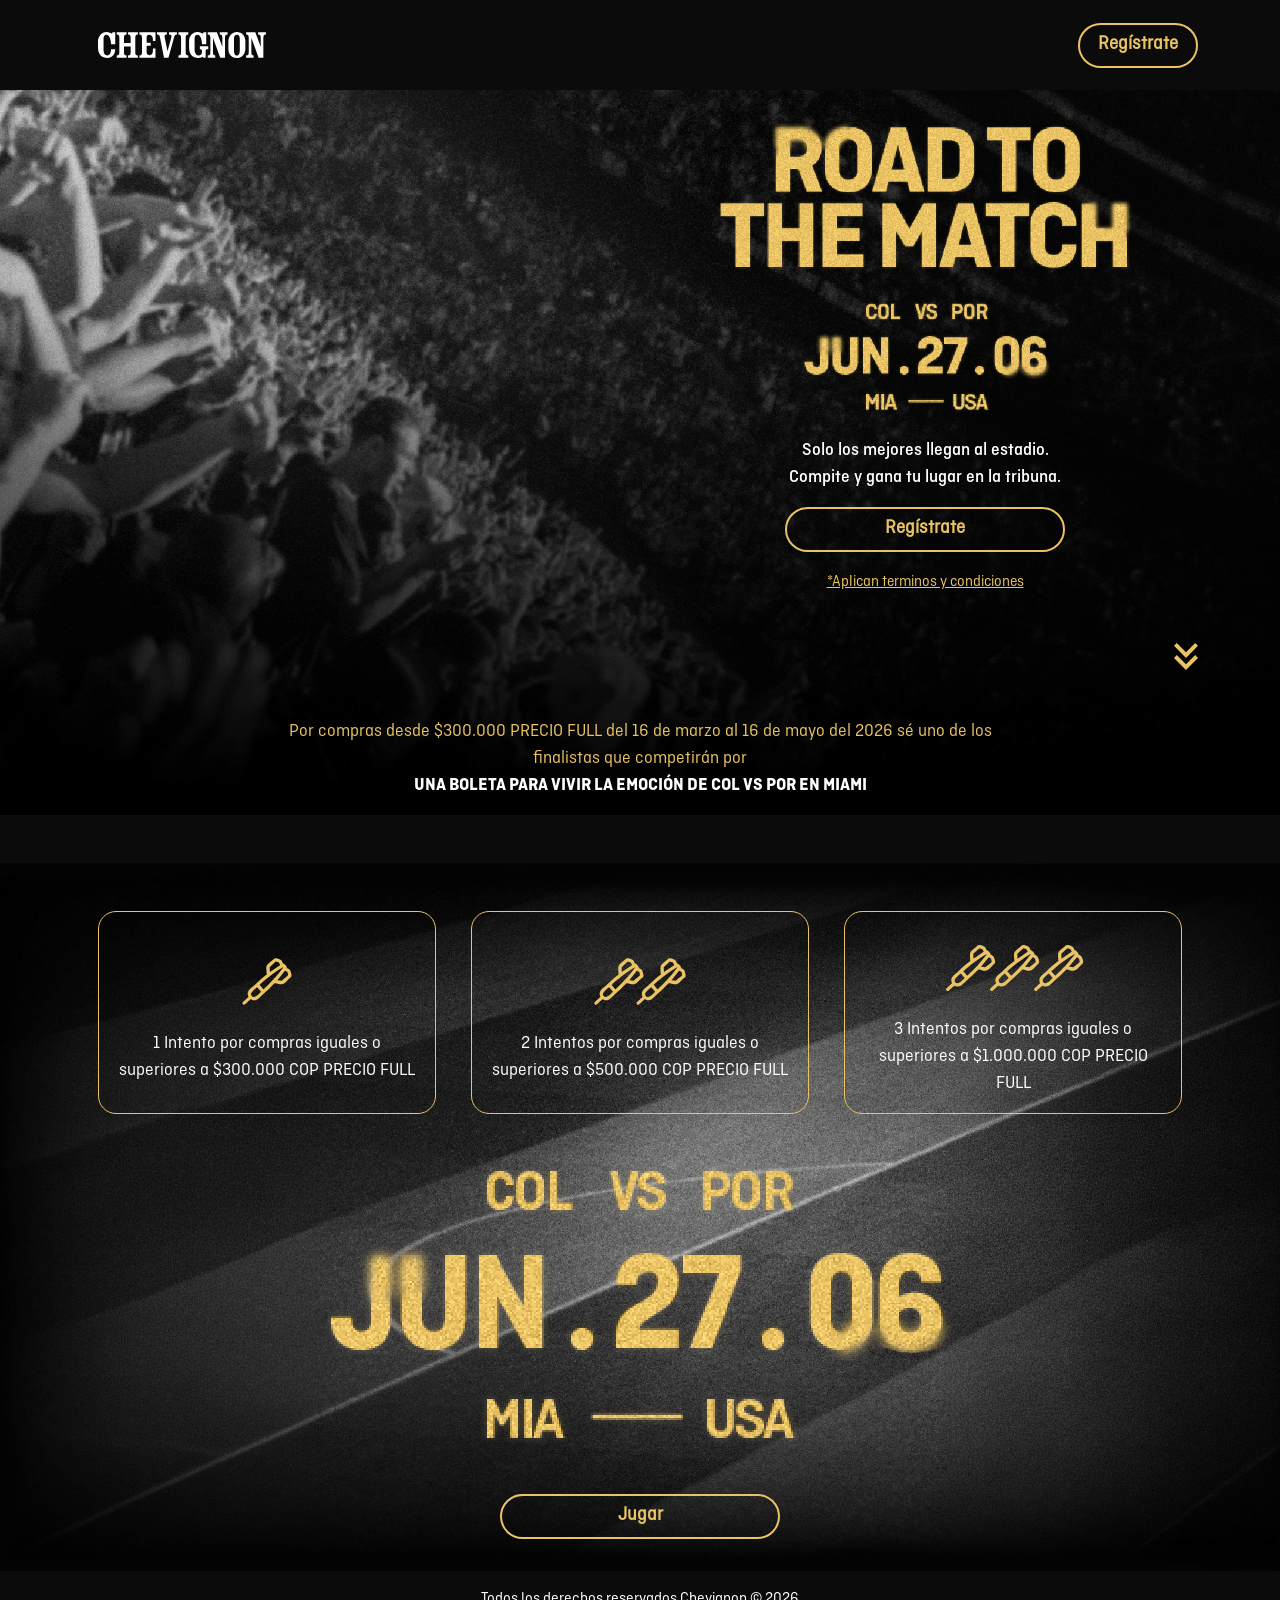
<file: index.html>
<!DOCTYPE html>
<html lang="es">

<head>
  <meta charset="UTF-8">
  <meta name="viewport" content="width=device-width, initial-scale=1">
  <title>Chevignon Game</title>
  <!-- Bootstrap 5 -->
  <link href="https://cdn.jsdelivr.net/npm/bootstrap@5.3.3/dist/css/bootstrap.min.css" rel="stylesheet">
  <link rel="stylesheet" href="./css/style.css">
  <link rel="shortcut icon" href="./src/Favicon.png" type="image/png">
</head>

<body>

  <!-- HEADER -->
  <header class="brand-container d-flex justify-content-between align-items-center p-3">
    <nav class="container justify-content-between align-items-center d-flex">
      <img class="brand mx-auto mx-md-0" src="./src/CH-brand.svg" alt="Chevignon">
      <a href="./pages/form.html" class="btn btn-custom d-none d-md-block">Regístrate</a>
    </nav>
  </header>

  <!-- HERO -->
  <section class="hero">
    <div class="container">
      <div class="row">
        <div class="col-md-6">
          <!-- espacio vacio -->
        </div>
        <div class="col-12 col-md-6">
          <img class="title-target" src="./src/game-title.png" alt="match">
          <p class="text-center medium">Solo los mejores llegan al estadio.<br>
            Compite y gana tu lugar en la tribuna.</p>
          <a href="./pages/form.html" class="btn btn-custom mx-auto d-block">Regístrate</a>
          <a class="text-legal" href="./pages/termsConditions.html" target="_blank">
            <small class="text-center my-5">*Aplican terminos y condiciones</small>
          </a>
        </div>
      </div>
    </div>
    <div class="container d-flex justify-content-end my-5 d-none d-md-flex">
      <a href="#info"><img class="icon-minsize" src="./src/arrow-icon.svg" alt="arrow-icon"></a> 
    </div>
    <div class="container my-5">
      <div class="row">
        <div class="col-12 col-md-8 mx-auto">
          <p class="color-text-yellow text-center">Por compras desde $300.000 PRECIO FULL del 16 de marzo al 16 de mayo del 2026 sé uno de los finalistas que competirán por 
          <br><b class="text-white">UNA BOLETA PARA VIVIR LA EMOCIÓN DE COL VS POR EN MIAMI</b></p>
        </div>
      </div>
    </div>
    
  </section>

    <section class="intentos" id="info">
      <div class="container container-campain">
        <div class="p-3 item-campain">
          <img class="icon-size mb-2" src="./src/1dardos-icon.svg" alt="1 intento">
          <p class="mb-0">1 Intento por compras iguales o superiores a $300.000 COP
            PRECIO FULL</p>
        </div>
        <div class="p-3 item-campain">
          <img class="icon-size mb-2" src="./src/2dardos-icon.svg" alt="2 intentos">
          <p class="mb-0">2 Intentos por compras iguales o superiores a $500.000 COP
            PRECIO FULL</p>
        </div>
        <div class="p-3 item-campain">
          <img class="icon-size mb-2" src="./src/3dardos-icon.svg" alt="3 intentos">
          <p class="mb-0">3 Intentos por compras iguales o superiores a $1.000.000 COP 
            PRECIO FULL</p>
        </div>
      </div>

      <img src="./src/colvspor.png" alt="" class="d-block mx-auto img-fluid">

      <a href="./pages/form.html" class="btn btn-custom mx-auto d-block">Jugar</a>
    </section>

  <!-- FOOTER -->
  <footer>
    <p class="mb-0">Todos los derechos reservados Chevignon © 2026</p>
  </footer>

  <!-- Bootstrap JS -->
  <script src="https://cdn.jsdelivr.net/npm/bootstrap@5.3.3/dist/js/bootstrap.bundle.min.js"></script>
</body>

</html>
</file>
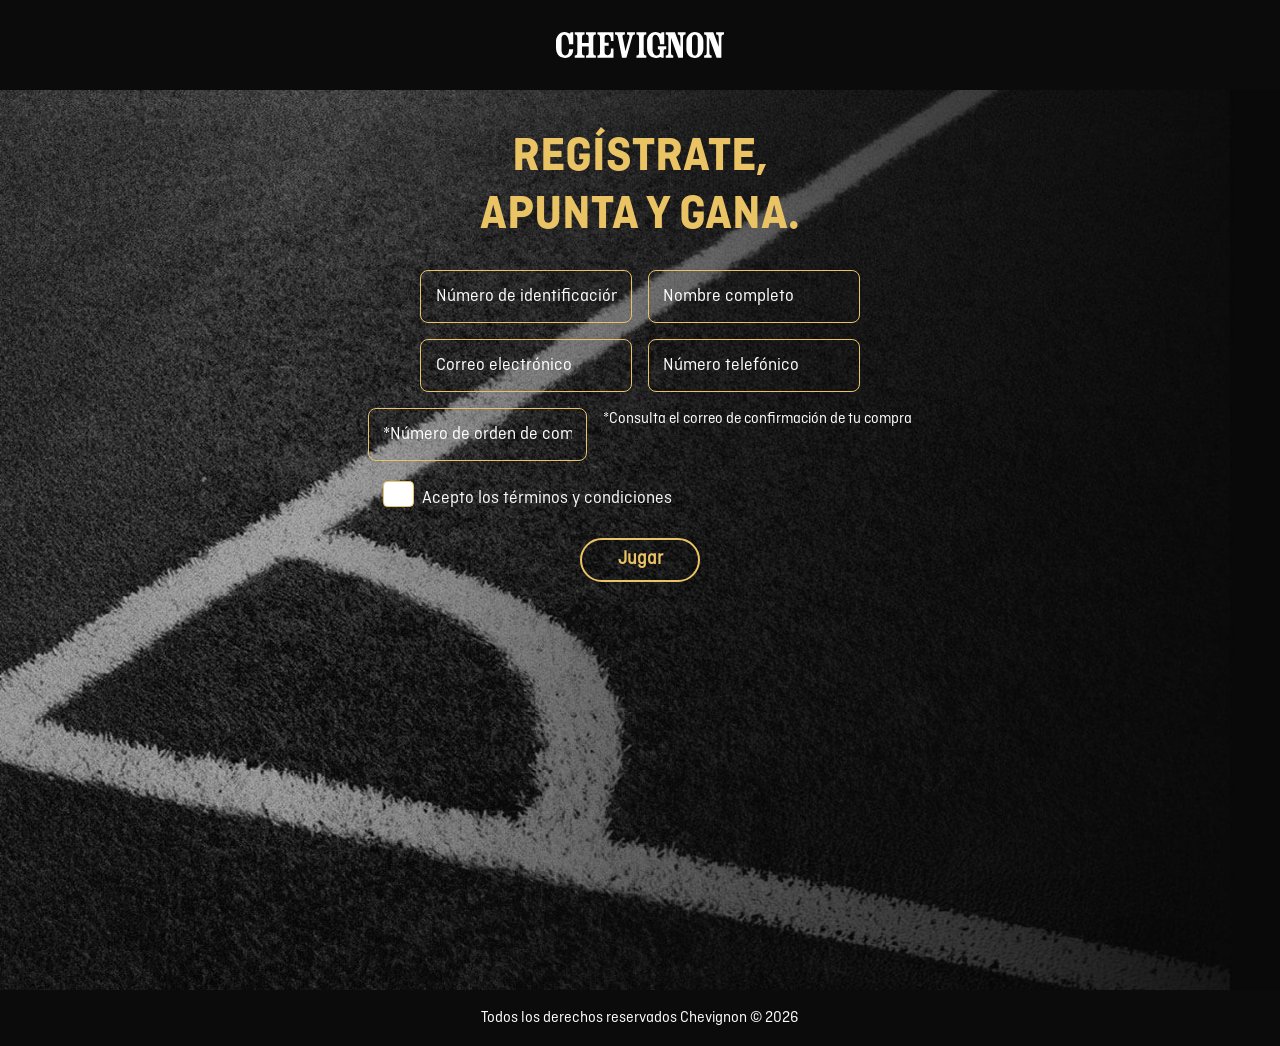
<file: pages/form.html>
<!DOCTYPE html>
<html lang="es">

<head>
  <meta charset="UTF-8">
  <meta name="viewport" content="width=device-width, initial-scale=1">
  <title>Chevignon Game</title>
  <!-- Bootstrap 5 -->
  <link href="https://cdn.jsdelivr.net/npm/bootstrap@5.3.3/dist/css/bootstrap.min.css" rel="stylesheet">
  <link rel="stylesheet" href="../css/style.css">
  <link rel="stylesheet" href="../css/form.css">
  <link rel="shortcut icon" href="../src/Favicon.png" type="image/png">
</head>

<body>

  <!-- HEADER -->
  <header class="brand-container d-flex justify-content-between align-items-center p-3">
    <div class="container d-flex">
      <img class="brand mx-auto" src="../src/CH-brand.svg" alt="Chevignon Racing">
    </div>
  </header>

  <!-- HERO -->
  <section class="register">
    <div class="container">
      <div class="row">
        <div class="col-md-6 mx-auto col-12">
          <h2 class="mb-4 text-uppercase text-center">Regístrate,<br>apunta y gana.</h2>
          <form action="/enviar" method="post" novalidate>
            <!-- Número de identificación -->
            <div class="field">
              <label for="identificacion" class="d-none">Número de identificación <span aria-hidden="true">*</span></label>
              <input id="identificacion" name="identificacion" type="text" inputmode="numeric" pattern="[0-9]{5,}"
                autocomplete="off" placeholder="Número de identificación" required />
            </div>

            <!-- Nombre -->
            <div class="field">
              <label for="nombre" class="d-none">Nombre completo <span aria-hidden="true">*</span></label>
              <input id="nombre" name="nombre" type="text" autocomplete="name" placeholder="Nombre completo" required />
            </div>

            <!-- Correo -->
            <div class="field">
              <label for="email" class="d-none">Correo electrónico <span aria-hidden="true">*</span></label>
              <input id="email" name="email" type="email" autocomplete="email" placeholder="Correo electrónico"
                required />
            </div>

            <div class="field">
              <label for="tel" class="d-none">Número telefónico <span aria-hidden="true">*</span></label>
              <input id="tel" name="tel" type="tel" autocomplete="tel" placeholder="Número telefónico"
                required />
            </div>

            <!-- Número de factura -->
            <div class="field">
              <label for="factura" class="d-none">Número de factura <span aria-hidden="true">*</span></label>
              <input id="factura" name="factura" type="text" autocomplete="off" placeholder="*Número de orden de compra"
                pattern="[A-Za-z0-9\-]{4,}" required />
            </div>
            <small>*Consulta el correo de confirmación de tu compra</small>
            <div class="form-check">
              <input class="form-check-input" type="checkbox" value="" id="flexCheckDefault" required>
              <label class="form-check-label" for="flexCheckDefault">
                <a class="text-muted" href="./termsConditions.html" target="_blank">
                  <p class="text-center my-2 ms-2 text-light">Acepto los términos y condiciones</p>
                </a>
              </label>
            </div>
            <button type="submit" class="btn btn-custom mb-5 mx-auto d-block">Jugar</button>
          </form>
        </div>
      </div>
    </div>

  </section>

  <!-- FOOTER -->
  <footer>
    <p class="mb-0">Todos los derechos reservados Chevignon © 2026</p>
  </footer>

  <!-- Bootstrap JS -->
  <script src="https://cdn.jsdelivr.net/npm/bootstrap@5.3.3/dist/js/bootstrap.bundle.min.js"></script>
</body>

</html>
</file>
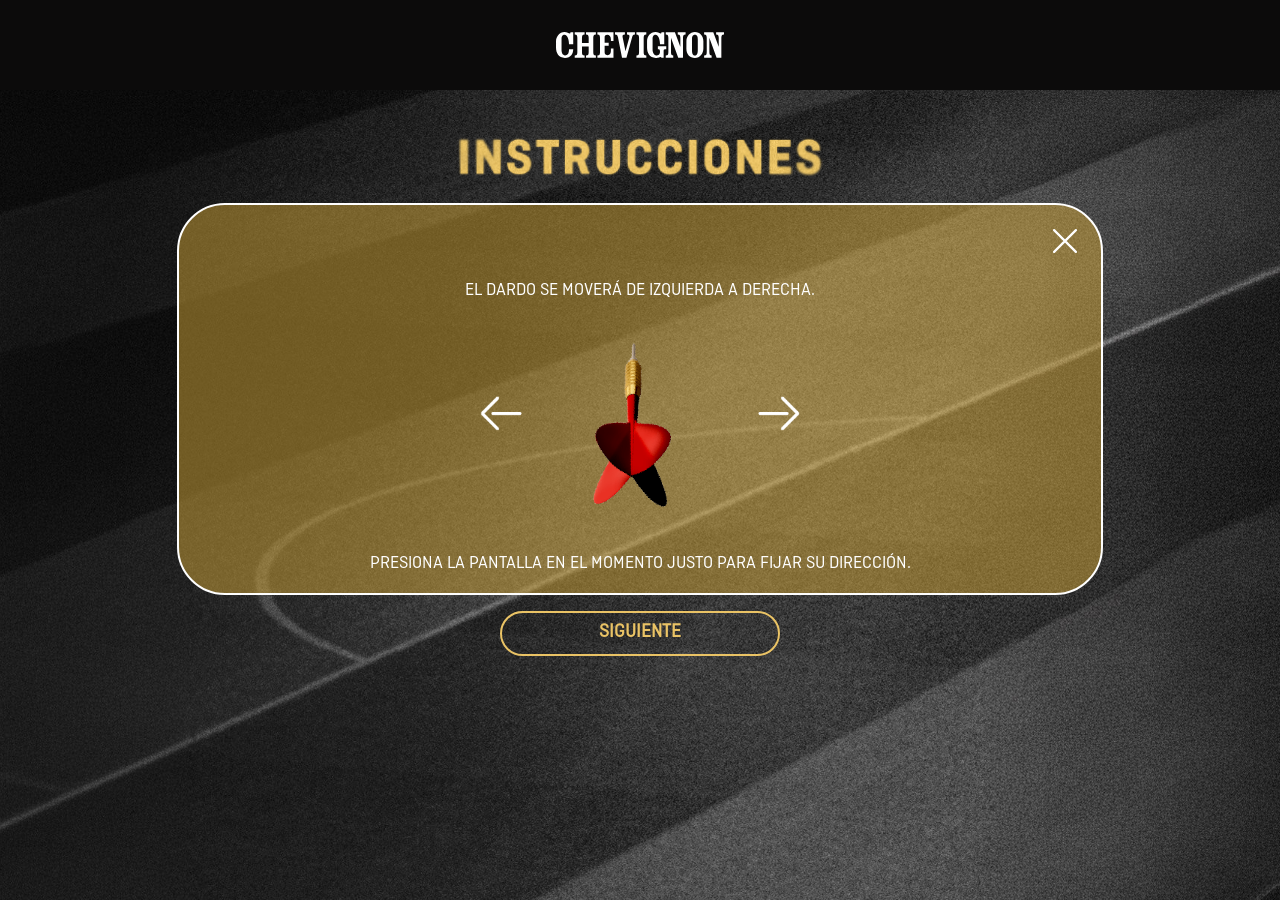
<file: pages/instructions.html>
<!DOCTYPE html>
<html lang="es">

<head>
  <meta charset="UTF-8">
  <meta name="viewport" content="width=device-width, initial-scale=1">
  <title>Chevignon Game</title>
  <!-- Bootstrap 5 -->
  <link href="https://cdn.jsdelivr.net/npm/bootstrap@5.3.3/dist/css/bootstrap.min.css" rel="stylesheet">
  <link rel="stylesheet" href="../css/style.css">
  <link rel="stylesheet" href="../css/Instructions.css">
  <link rel="shortcut icon" href="../src/Favicon.png" type="image/png">
</head>

<body>

  <!-- HEADER -->
  <header class="brand-container d-flex justify-content-between align-items-center p-3">
    <div class="container d-flex">
      <img class="brand mx-auto" src="../src/CH-brand.svg" alt="Chevignon Racing">
    </div>
  </header>

  <!-- TUTORIAL01 -->
  <section class="tutorial">
    <div class="container">
      <div class="row">
        <div class="col-md-10 col-12 mx-auto">
          <img src="../src/title-instructions.png" alt="Instrucciones" class="img-fluid d-block mx-auto title-instruction">
          <section class="tuto">
            <img src="../src/Close-icon.svg" alt="Cerrar" class="icon-close align-self-end m-4">
            <p class="text-center text-uppercase">El dardo se moverá De izquierda a derecha.</p>
            <img src="../src/Tuto01.png" alt="dardos" class="tuto01">
            <p class="text-center text-uppercase">Presiona la pantalla en el momento justo para fijar su dirección.</p>
          </section>
          <a href="#" class="btn btn-custom mx-auto d-block">SIGUIENTE</a>
        </div>
      </div>
    </div>
  </section>

  <!-- TUTORIAL02 -->
  <!-- <section class="tutorial">
    <div class="container">
      <div class="row">
        <div class="col-md-10 col-12 mx-auto">
          <img src="../src/title-instructions.png" alt="Instrucciones" class="img-fluid d-block mx-auto title-instruction">
          <section class="tuto">
            <img src="../src/Close-icon.svg" alt="Cerrar" class="icon-close align-self-end m-4">
            <p class="text-center text-uppercase">El medidor de potencia se moverá automáticamente.</p>
            <img src="../src/Tuto02.png" alt="dardos" class="tuto02">
            <p class="text-center text-uppercase">Presiona una segunda vez para ajustar la fuerza del disparo.</p>
          </section>
          <div class="d-flex justify-content-center gap-4">
            <a href="#" class="btn btn-custom">ANTERIOR</a>
          <a href="#" class="btn btn-custom">SIGUIENTE</a>
          </div>
        </div>
      </div>
    </div>
  </section> -->

  <!-- TUTORIAL03 -->
  <!-- <section class="tutorial">
    <div class="container">
      <div class="row">
        <div class="col-md-10 col-12 mx-auto">
          <img src="../src/title-instructions.png" alt="Instrucciones" class="img-fluid d-block mx-auto title-instruction">
          <section class="tuto">
            <img src="../src/Close-icon.svg" alt="Cerrar" class="icon-close align-self-end m-4">
            <p class="text-center text-uppercase">La diana tiene un puntaje del 1 al 5.</p>
            <img src="../src/Tuto03.png" alt="dardos" class="tuto03">
            <p class="text-center text-uppercase">Mientras más cerca del centro de la diana caiga el dardo, mayor será el premio.</p>
          </section>
          <div class="d-flex justify-content-center gap-4">
            <a href="#" class="btn btn-custom">ANTERIOR</a>
          <a href="#" class="btn btn-custom">SIGUIENTE</a>
          </div>
        </div>
      </div>
    </div>
  </section> -->

  <!-- Bootstrap JS -->
  <script src="https://cdn.jsdelivr.net/npm/bootstrap@5.3.3/dist/js/bootstrap.bundle.min.js"></script>
</body>

</html>
</file>
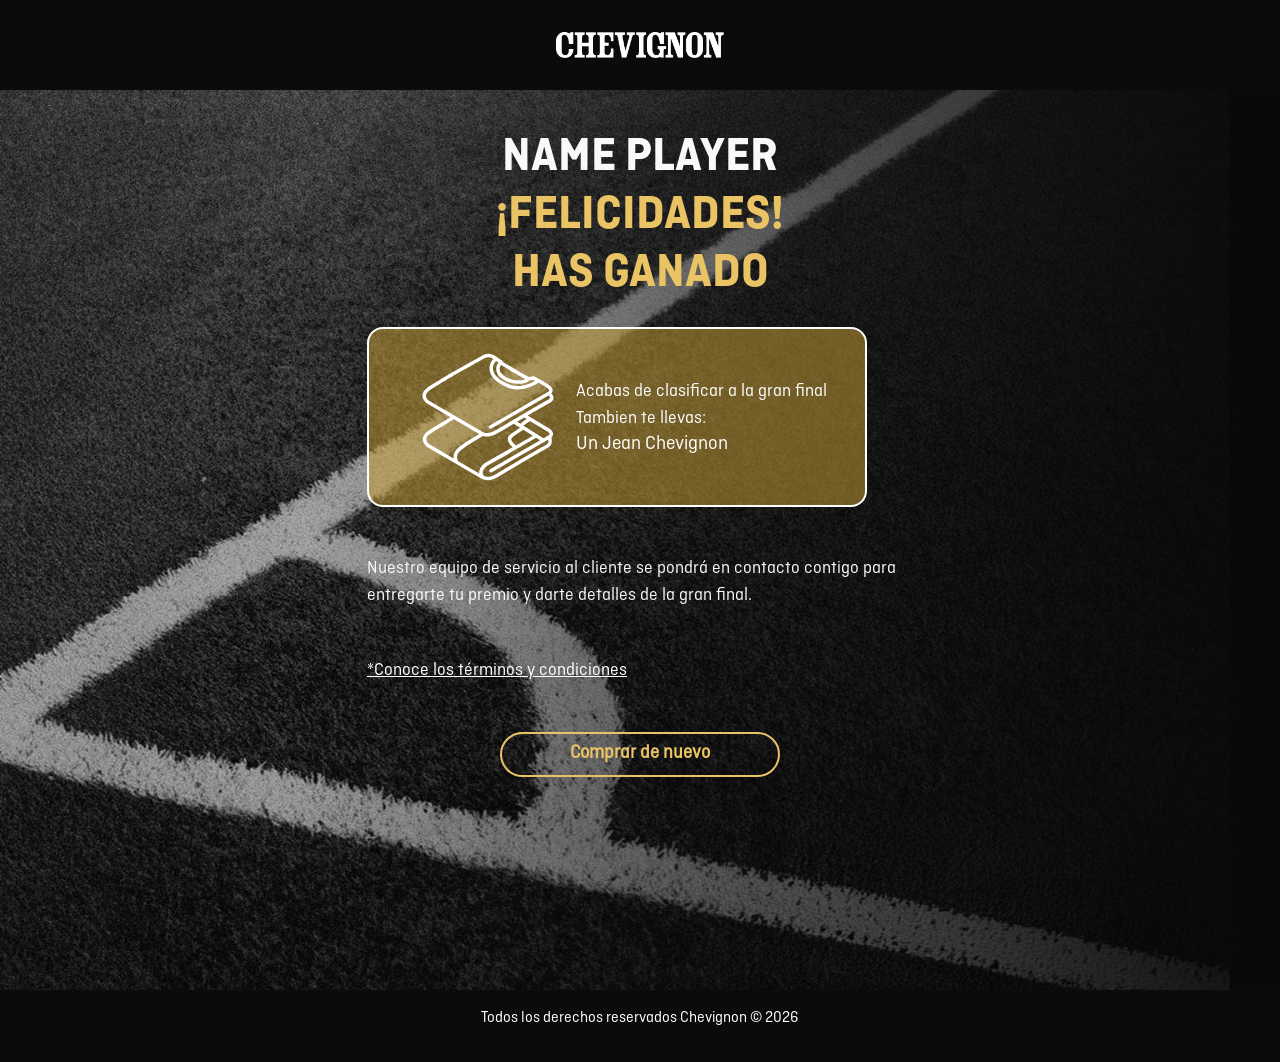
<file: pages/premio.html>
<!DOCTYPE html>
<html lang="es">

<head>
  <meta charset="UTF-8">
  <meta name="viewport" content="width=device-width, initial-scale=1">
  <title>Chevignon Game</title>
  <!-- Bootstrap 5 -->
  <link href="https://cdn.jsdelivr.net/npm/bootstrap@5.3.3/dist/css/bootstrap.min.css" rel="stylesheet">
  <link rel="stylesheet" href="../css/style.css">
  <link rel="stylesheet" href="../css/premio.css">
  <link rel="shortcut icon" href="../src/Favicon.png" type="image/png">
</head>

<body>

  <!-- HEADER -->
  <header class="brand-container d-flex justify-content-between align-items-center p-3">
    <div class="container d-flex">
      <img class="brand mx-auto" src="../src/CH-brand.png" alt="Chevignon">
    </div>
  </header>

  <!-- HERO -->
  <section class="winner">
    <div class="container">
      <div class="row">
        <!-- <div class="col-md-6 h-empty">
          
        </div> -->
        <div class="col-md-6 mx-auto col-12">
          <h2 class="mb-4 text-uppercase text-center"><span class="text-light">Name player</span> <br>¡felicidades!<br>Has ganado</h2>
          <div class="user-point">
            <!-- PREMIOS INTENTO 1 -->
            <!-- 1. Bono 100 mil -->
            <!-- <div class="prize">
                <img class="icon-size" src="../src/Bono-icon.svg" alt="bono 100">
                <div>
                  <h3 class="mb-0">Bono de $100.000</h3>
                  <small>En productos de nuestra marca</small>
                </div>
            </div> -->
            <!-- 2. Delantal -->
            <!-- <div class="prize">
                <img class="icon-size" src="../src/Cloth-icon.svg" alt="delantal">
                <div>
                  <h3 class="mb-0">Delantal Chevignon</h3>
                </div>
            </div> -->
            <!-- 3. Mug Chevignon -->
            <!-- <div class="prize">
                <img class="icon-size" src="../src/Gift-icon.svg" alt="termo">
                <div>
                  <h3 class="mb-0">Mug Chevignon</h3>
                </div>
            </div> -->
            <!-- 4. licorera +30% OFF -->
            <!-- <div class="prize">
                <img class="icon-size" src="../src/Bono-icon.svg" alt="llavero + bono">
                <div>
                  <h3 class="mb-0">Licorera + 30% descuento</h3>
                  <small>en tu proxima compra</small>
                </div>
            </div> -->
            <!-- 5. 30% -->
            <!-- <div class="prize">
                <img class="icon-size" src="../src/Bono-icon.svg" alt="30%">
                <div>
                  <h3 class="mb-0">30% de descuento</h3>
                  <small>en tu proxima compra</small>
                </div>
            </div> -->
            <!-- PREMIOS INTENTO 2 -->
            <!-- 1. Bono 200 mil -->
            <!-- <div class="prize">
                <img class="icon-size" src="../src/Bono-icon.svg" alt="bono 200">
                <div>
                  <h3 class="mb-0">Bono de $200.000</h3>
                  <small>En productos de nuestra marca</small>
                </div>
            </div> -->
            <!-- 2. Camiseta -->
            <!-- <div class="prize">
                <img class="icon-size" src="../src/Cloth-icon.svg" alt="Camiseta">
                <div>
                  <h3 class="mb-0">Camiseta Chevignon</h3>
                </div>
            </div> -->
            <!-- 3. Sombrilla + 35% -->
            <!-- <div class="prize">
                <img class="icon-size" src="../src/Gift-icon.svg" alt="sombrilla + bono">
                <div>
                  <h3 class="mb-0">Sombrilla + 35% de Descuento</h3>
                  <small>en tu proxima compra</small>
                </div>
            </div> -->
            <!-- 4. Fragancia -->
            <!-- <div class="prize">
                <img class="icon-size" src="../src/Gift-icon.svg" alt="fragancia">
                <div>
                  <h3 class="mb-0">Fragancia ambiente</h3>
                </div>
            </div> -->
            <!-- 5. 35% -->
            <!-- <div class="prize">
                <img class="icon-size" src="../src/Bono-icon.svg" alt="35%">
                <div>
                  <h3 class="mb-0">35% de descuento</h3>
                  <small>en tu proxima compra</small>
                </div>
            </div> -->
            <!-- PREMIOS INTENTO 3 -->
            <!-- 1. Jean Chevignon y clasificar para la semifinal -->
            <div class="prize">
                <img class="icon-size" src="../src/Cloth-icon.svg" alt="Jean">
                <div>
                  <p class="mb-0">Acabas de clasificar a la gran final</p>
                  <p class="mb-0">Tambien te llevas:</p>
                  <h5 class="mb-0">Un Jean Chevignon</h5>
                </div>
            </div>
            <!-- 2. Bono 150 para Jean -->
            <!-- <div class="prize">
                <img class="icon-size" src="../src/Cloth-icon.svg" alt="bono para jean">
                <div>
                  <h3 class="mb-0">Bono $150.000</h3>
                  <small>Redimible en un Jean de la marca</small>
                </div>
            </div> -->
            <!-- 3. gorra + 40% -->
            <!-- <div class="prize">
                <img class="icon-size" src="../src/Cloth-icon.svg" alt="Gorra">
                <div>
                  <h3 class="mb-0">Gorra Chevignon + 40% de Descuento</h3>
                  <small>en tu proxima compra</small>
                </div>
            </div> -->
            <!-- 4. Termo -->
            <!-- <div class="prize">
                <img class="icon-size" src="../src/Gift-icon.svg" alt="toalla">
                <div>
                  <h3 class="mb-0">Termo Chevignon</h3>
                </div>
            </div> -->
            <!-- 5. 40% -->
            <!-- <div class="prize">
                <img class="icon-size" src="../src/Bono-icon.svg" alt="40%">
                <div>
                  <h3 class="mb-0">40% de descuento</h3>
                  <small>en tu proxima compra</small>
                </div>
            </div> -->
          </div>
          <!-- texto para todos los premios -->
          <!-- <p class="text-light my-5">Nuestro equipo de servicio al cliente se pondrá en contacto contigo para entregarte tu premio.</p> -->

          <!-- texto solo para el ganador finalista -->
          <p class="text-light my-5">Nuestro equipo de servicio al cliente se pondrá en contacto contigo para entregarte tu premio y darte detalles de la gran final.</p>
          <a class="text-white" href="./pages/termsConditions.html" target="_blank">
            <p class="mb-5">*Conoce los términos y condiciones</p>
          </a>
          
          <a href="https://www.chevignon.com.co/" target="_blank" class="btn btn-custom mb-5 d-block mx-auto">Comprar de nuevo</a>
        </div>
      </div>
    </div>

  </section>

  <!-- FOOTER -->
  <footer>
    <p>Todos los derechos reservados Chevignon © 2026</p>
  </footer>

  <!-- Bootstrap JS -->
  <script src="https://cdn.jsdelivr.net/npm/bootstrap@5.3.3/dist/js/bootstrap.bundle.min.js"></script>
</body>

</html>
</file>
<file: css/style.css>
@font-face {
  font-family: 'Ciutadella-regular';
  src: url('../src/Fonts/Ciutadella-Regular.otf') format('opentype'),
      url('../src/Fonts/Ciutadella-Regular.ttf') format('truetype');
}

@font-face {
  font-family: 'Ciutadella-Medium';
  src: url('../src/Fonts/Ciutadella-Medium.otf') format('opentype'),
        url('../src/Fonts/Ciutadella-Medium.ttf') format('truetype');
}

@font-face {
  font-family: 'Ciutadella-Semibold';
  src: url('../src/Fonts/Ciutadella-SemiBold.otf') format('opentype'),
        url('../src/Fonts/Ciutadella-SemiBold.ttf') format('truetype');
}

@font-face {
  font-family: 'Ciutadella-Bold';
  src: url('../src/Fonts/Ciutadella-Bold.otf') format('opentype'),
        url('../src/Fonts/Ciutadella-Bold.ttf') format('truetype');
  font-weight: bolder;
}

html {
  scroll-behavior: smooth;
}

body {
  font-family: 'Ciutadella-regular';
  background-color: #0C0B0B;
  color: #fff;
  font-size: 18px;
}

b {
  font-family: 'Ciutadella-Bold';
}

.medium{
  font-family: 'Ciutadella-Medium';
} 

.btn-custom {
  background-color: transparent;
  color: #EAC365;
  border-radius: 2rem;
  font-size: 1.2rem;
  min-width: 120px;
  max-width: 280px;
  border: 2px solid #EAC365;
  font-weight: bold;
}

.btn-custom:hover {
  background-color: #EAC365;
  color: #0C0B0B;
}

.hero {
  background: url('../src/Banner-principal.png') no-repeat top center/cover;
  background-color: #0C0B0B;
}

.intentos{
  background: url('../src/campo-futbol.jpg') no-repeat top center/cover;
  background-color: #0C0B0B;
  padding-block: 2rem;
}

.brand-container {
  background-color: #0C0B0B;
}

.brand {
  max-width: 200px;
  min-width: 180px;
  padding: 16px;
}

.icon-size {
  min-width: 64px;
  max-width: 160px;
}

.icon-minsize {
  width: 24px;
}

.title-target {
  max-width: 450px;
  margin-inline: auto;
  width: 100%;
  display: block;
}

.color-text-yellow{
  color: #EAC365;
}

.text-legal{
  color: #EAC365;
  text-align: center;
  margin-top: 16px;
  display: block;
}

.icon-xl {
  width: 150px;
  height: 64px;
}

.container-campain {
  flex-wrap: nowrap;
  display: flex;
  align-items: stretch;
  justify-content: space-between;
  text-align: center;
  gap: 0.2rem;
  margin-top: 1rem;
}

.item-campain {
  width: calc(100vw/3);
  margin-inline: 1rem;
  flex-direction: column;
  justify-content: center;
  align-items: center;
  background-color: transparent;
  border-radius: 1em;
  transition: ease;
  transition-duration: 1000ms;
  display: flex;
  border: 1px solid #EAC365;
}

.item-campain:hover {
  background-color: rgba(234, 195, 101, 0.6);
  border: 1px solid #EAC365;
  border-radius: 1em;
  transition: ease;
  transition-duration: 1000ms;
}

.card-container {
  background: #0C0B0B;
  background: linear-gradient(90deg, rgba(12, 11, 11, 0.8) 50%, rgba(231, 67, 50, 0.6) 100%);
  border-radius: 2rem;
  padding: 2rem;
  display: flex;
  align-items: center;
  justify-content: space-around;
  text-align: center;
  gap: 1rem;
}

.card-container div {
  padding-inline: 3rem;
  padding-block: 1rem;
}

.card-container div img {
  width: 124px;
}

.border-r {
  border-right: 2px solid white;
  border-radius: 0;
}

.border-l {
  border-left: 2px solid white;
  border-radius: 0;
}

footer {
  font-size: 1rem;
  background-color: #0C0B0B;
  text-align: center;
  padding: 1rem;
}

@media (max-width: 767.98px) {
  .hero {
    background: url('../src/Banner-principal-mobile.jpg') no-repeat right center/cover;
    padding: 5px 1rem;
  }

  .intentos {
  background: url('../src/campo-futbol-mobile.jpg') no-repeat top center/cover;
  padding-block: 1rem;
}

  .container-campain {
    overflow-x: scroll;
    width: 90vw;
    margin-inline: auto;
  }

  
  .item-campain {
    min-width: 250px;
    margin-block: 1rem;
  }

  .card-container {
    flex-direction: column;
  }

  .border-r,
  .border-l {
    border-right: none;
    border-left: none;
  }

  .promo {
    background: url('../src/premios-bg-mobile.png') no-repeat center center/cover;
    padding: 1rem;
  }

  .h-empty {
    height: 15vh;
  }
}
</file>
<file: css/form.css>
.register {
    background: url('../src/registro-bg.jpg') no-repeat center center/cover;
    padding: 2.5rem 1rem;
    min-height: 100vh;
}

.register h2{
    color: #EAC365;
    font-size: 3rem;
    font-family: 'Ciutadella-Bold';
}

form {
    display: flex;
    flex-wrap: wrap;
    gap: 1rem;
    justify-content: center;
}

form .field:nth-child(5){
    flex-grow: 0.85;
}

form .form-check{
    width: 100%;
    margin-left: 1rem;
}

input {
    width: 100%;
    padding: .75rem .9rem;
    border: 1px solid #E2E1E1;
    border-radius: 0.5rem;
    background: transparent;
}

input::placeholder {
    color: #ffffff;
}

input:focus {
    outline: none;
    border-color: #6b8afd;
    box-shadow: 0 0 0 3px rgba(107, 138, 253, .2);
}

input:required:invalid {
    border-color: #EAC365;
}

button {
    appearance: none;
    border: 0;
}

@media (max-width: 767.98px) {
    .register {
    background: url('../src/registro-bg_mobile.jpg') no-repeat bottom center/cover;
    padding: 80px 20px;
    }
    form .field:first-child, form .field:nth-child(2), form .field:nth-child(3), form .field:nth-child(4){
    flex-grow: 0;
    width: 100%
    }
}
</file>
<file: css/Instructions.css>
.tutorial {
    background: url('../src/Instructions_bg.jpg') no-repeat center center/cover;
    padding: 2.5rem 1rem;
    height: calc(100vh - 90px);
}

.title-instruction{
    max-width: 380px;
    min-width: 180px;
    width: 100%;
}

.tuto{
    display: flex;
    flex-direction: column;
    background-color: rgba(210, 165, 57, 0.5);
    width: 100%;
    border-radius: 3rem;
    border: 2px solid white;
    margin-block: 16px;
}

.icon-close{
    width: 24px;
    height: 24px;
}

.tuto01{
    max-width: 320px;
    min-width: 150px;
    width: 100%;
    margin-inline: auto;
}

.tuto02{
    max-width: 36px;
    min-width: 16px;
    width: 100%;
    margin-inline: auto;
}

.tuto03{
    max-width: 230px;
    min-width: 150px;
    width: 100%;
    margin-inline: auto;
    margin-bottom: 16px;
}

@media (max-width: 767.98px) {
    .tutorial {
    background: url('../src/Instructions_bg_mobile.jpg') no-repeat center center/cover;
    padding: 80px 20px;
    }
    .tuto{
    padding: 16px;
    }
}
</file>
<file: css/premio.css>
.winner {
    background: url('../src/registro-bg.jpg') no-repeat center center/cover;
    padding: 2.5rem 1rem;
    min-height: 100vh;
}

.winner h2 {
    color: #EAC365;
    font-size: 3rem;
    font-family: 'Ciutadella-Bold';
}

.prize{
    max-width: 500px;
    min-width: 180px;
    display: flex;
    gap: 0.5rem;
    background-color: rgba(210, 165, 57, 0.5);
    border: 2px solid white;
    transition: ease;
    transition-duration: 1000ms;
    border-radius: 1rem;
    padding: 0.5rem;
    justify-content: center;
    align-items: center;
}

.prize:hover {
  background-color: rgba(210, 165, 57, 0.8);
  border: 2px solid #fff;
  border-radius: 1em;
  transition: ease;
  transition-duration: 1000ms;
}

.time img, .score img{
    width: 24px;
}

.time p, .score p{
    font-size: 2rem;
    font-family: 'Ciutadella-Bold';
}

.user-point{
    display: flex;
    flex-direction: column;
    gap: 0.7rem;
}

@media (max-width: 767.98px) {
    .prize{
    flex-direction: column;
    padding: 1.2rem;
    text-align: center;
}
    .winner h2 {
  font-size: 2.2rem;
}
    .winner {
    background: url('../src/registro-bg_mobile.jpg') no-repeat center center/cover;
    padding: 80px 20px;
    }
    .user-point{
    flex-direction: column;
    }
    .winner .h-empty {
    height: 20vh;
    }
}
</file>
